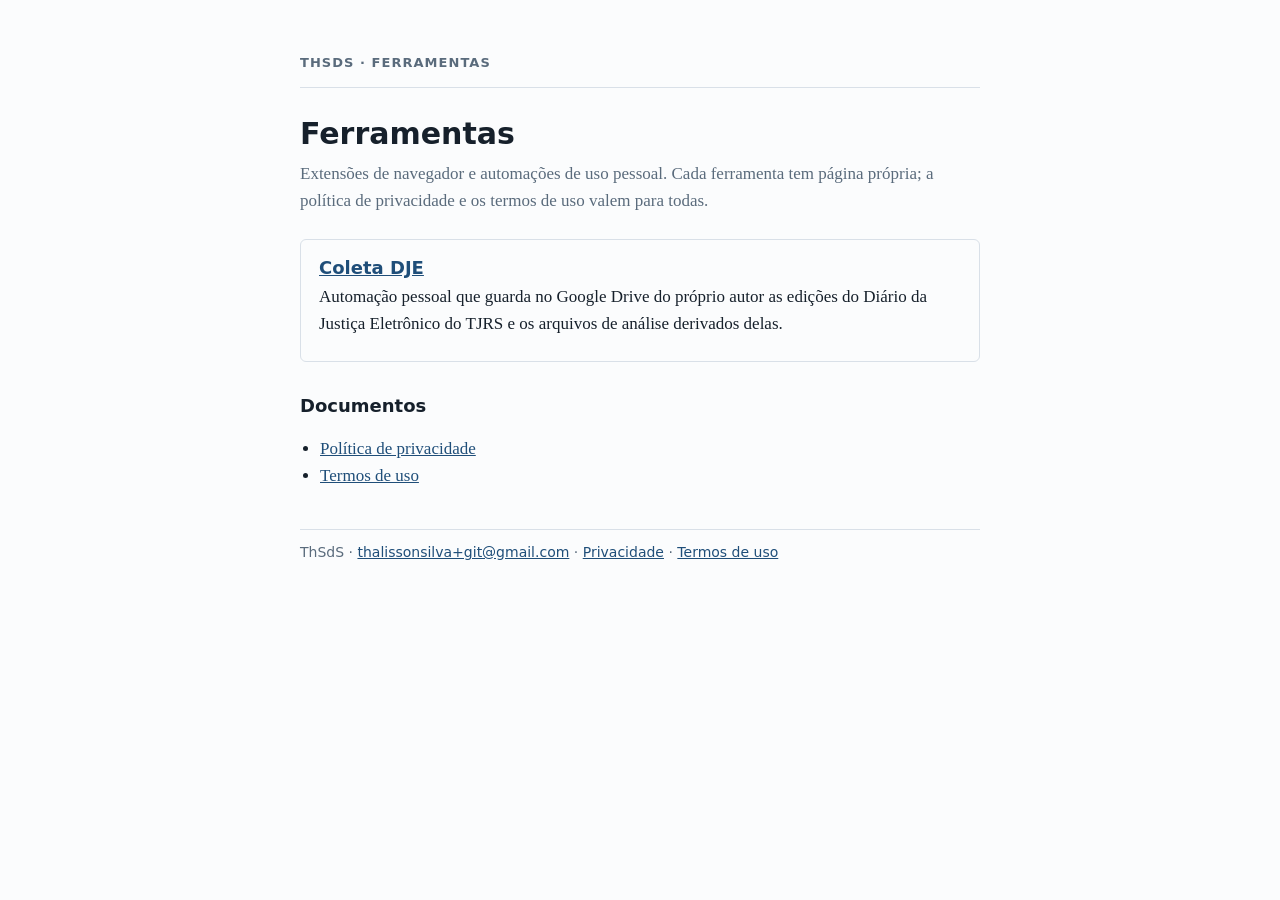
<file: index.html>
<!doctype html>
<html lang="pt-BR">
<head>
<meta charset="utf-8">
<meta name="viewport" content="width=device-width, initial-scale=1">
<title>ThSdS · ferramentas</title>
<meta name="description" content="Extensões e automações de uso pessoal.">
<link rel="stylesheet" href="/estilo.css">
</head>
<body>
<main>
<header><a href="/">ThSdS · ferramentas</a></header>
<h1>Ferramentas</h1>
<p class="sub">Extensões de navegador e automações de uso pessoal. Cada ferramenta tem página própria; a política de privacidade e os termos de uso valem para todas.</p>

<div class="cartao">
<h2><a href="/coleta-dje/">Coleta DJE</a></h2>
<p>Automação pessoal que guarda no Google Drive do próprio autor as edições do Diário da Justiça Eletrônico do TJRS e os arquivos de análise derivados delas.</p>
</div>

<h2>Documentos</h2>
<ul>
<li><a href="/privacidade/">Política de privacidade</a></li>
<li><a href="/termos/">Termos de uso</a></li>
</ul>
<footer>ThSdS · <a href="mailto:thalissonsilva+git@gmail.com">thalissonsilva+git@gmail.com</a> · <a href="/privacidade/">Privacidade</a> · <a href="/termos/">Termos de uso</a></footer>
</main></body></html>
</file>
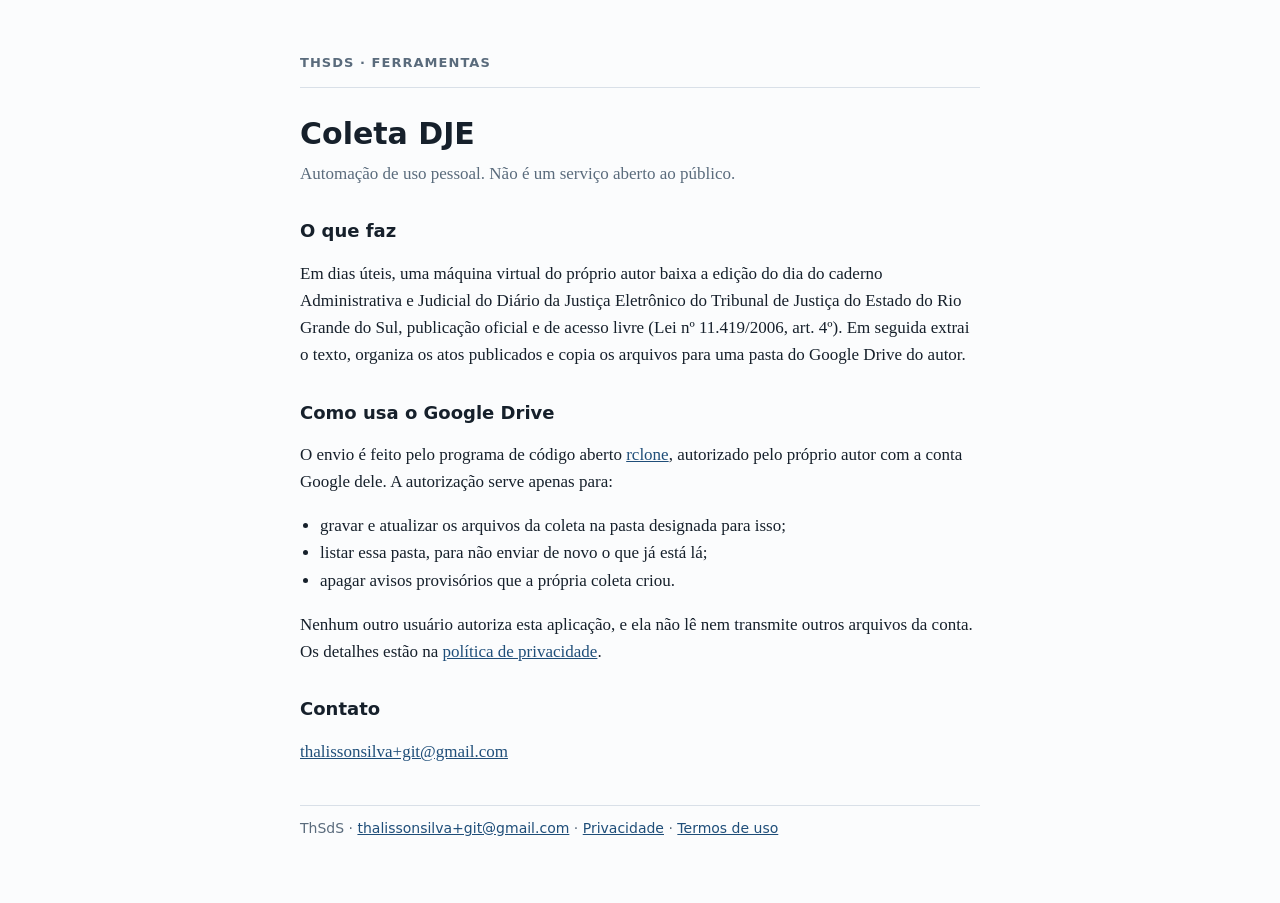
<file: coleta-dje/index.html>
<!doctype html>
<html lang="pt-BR">
<head>
<meta charset="utf-8">
<meta name="viewport" content="width=device-width, initial-scale=1">
<title>Coleta DJE · ThSdS</title>
<meta name="description" content="Automação pessoal que guarda no Google Drive do autor as edições do DJE do TJRS.">
<link rel="stylesheet" href="/estilo.css">
</head>
<body>
<main>
<header><a href="/">ThSdS · ferramentas</a></header>
<h1>Coleta DJE</h1>
<p class="sub">Automação de uso pessoal. Não é um serviço aberto ao público.</p>

<h2>O que faz</h2>
<p>Em dias úteis, uma máquina virtual do próprio autor baixa a edição do dia do caderno Administrativa e Judicial do Diário da Justiça Eletrônico do Tribunal de Justiça do Estado do Rio Grande do Sul, publicação oficial e de acesso livre (Lei nº 11.419/2006, art. 4º). Em seguida extrai o texto, organiza os atos publicados e copia os arquivos para uma pasta do Google Drive do autor.</p>

<h2>Como usa o Google Drive</h2>
<p>O envio é feito pelo programa de código aberto <a href="https://rclone.org/">rclone</a>, autorizado pelo próprio autor com a conta Google dele. A autorização serve apenas para:</p>
<ul>
<li>gravar e atualizar os arquivos da coleta na pasta designada para isso;</li>
<li>listar essa pasta, para não enviar de novo o que já está lá;</li>
<li>apagar avisos provisórios que a própria coleta criou.</li>
</ul>
<p>Nenhum outro usuário autoriza esta aplicação, e ela não lê nem transmite outros arquivos da conta. Os detalhes estão na <a href="/privacidade/">política de privacidade</a>.</p>

<h2>Contato</h2>
<p><a href="mailto:thalissonsilva+git@gmail.com">thalissonsilva+git@gmail.com</a></p>
<footer>ThSdS · <a href="mailto:thalissonsilva+git@gmail.com">thalissonsilva+git@gmail.com</a> · <a href="/privacidade/">Privacidade</a> · <a href="/termos/">Termos de uso</a></footer>
</main></body></html>
</file>
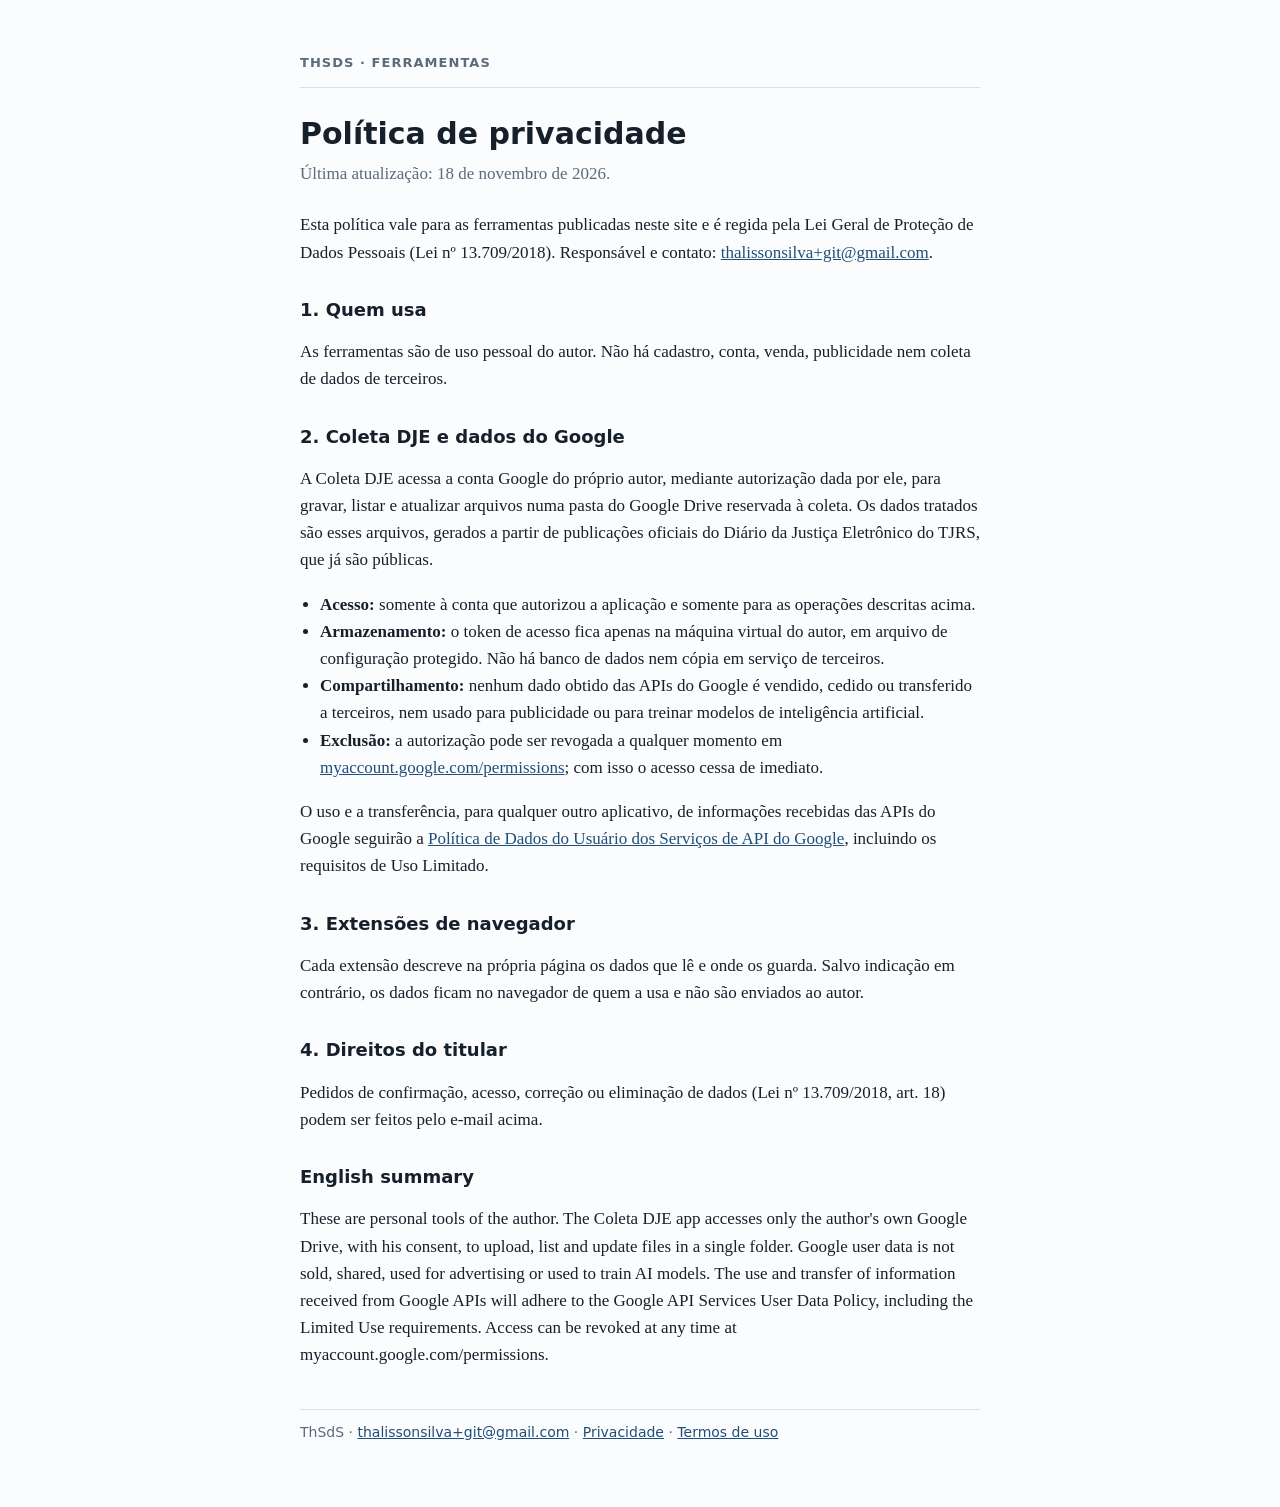
<file: privacidade/index.html>
<!doctype html>
<html lang="pt-BR">
<head>
<meta charset="utf-8">
<meta name="viewport" content="width=device-width, initial-scale=1">
<title>Política de privacidade · ThSdS</title>
<meta name="description" content="Política de privacidade das ferramentas ThSdS.">
<link rel="stylesheet" href="/estilo.css">
</head>
<body>
<main>
<header><a href="/">ThSdS · ferramentas</a></header>
<h1>Política de privacidade</h1>
<p class="sub">Última atualização: 18 de novembro de 2026.</p>

<p>Esta política vale para as ferramentas publicadas neste site e é regida pela Lei Geral de Proteção de Dados Pessoais (Lei nº 13.709/2018). Responsável e contato: <a href="mailto:thalissonsilva+git@gmail.com">thalissonsilva+git@gmail.com</a>.</p>

<h2>1. Quem usa</h2>
<p>As ferramentas são de uso pessoal do autor. Não há cadastro, conta, venda, publicidade nem coleta de dados de terceiros.</p>

<h2>2. Coleta DJE e dados do Google</h2>
<p>A Coleta DJE acessa a conta Google do próprio autor, mediante autorização dada por ele, para gravar, listar e atualizar arquivos numa pasta do Google Drive reservada à coleta. Os dados tratados são esses arquivos, gerados a partir de publicações oficiais do Diário da Justiça Eletrônico do TJRS, que já são públicas.</p>
<ul>
<li><strong>Acesso:</strong> somente à conta que autorizou a aplicação e somente para as operações descritas acima.</li>
<li><strong>Armazenamento:</strong> o token de acesso fica apenas na máquina virtual do autor, em arquivo de configuração protegido. Não há banco de dados nem cópia em serviço de terceiros.</li>
<li><strong>Compartilhamento:</strong> nenhum dado obtido das APIs do Google é vendido, cedido ou transferido a terceiros, nem usado para publicidade ou para treinar modelos de inteligência artificial.</li>
<li><strong>Exclusão:</strong> a autorização pode ser revogada a qualquer momento em <a href="https://myaccount.google.com/permissions">myaccount.google.com/permissions</a>; com isso o acesso cessa de imediato.</li>
</ul>
<p>O uso e a transferência, para qualquer outro aplicativo, de informações recebidas das APIs do Google seguirão a <a href="https://developers.google.com/terms/api-services-user-data-policy">Política de Dados do Usuário dos Serviços de API do Google</a>, incluindo os requisitos de Uso Limitado.</p>

<h2>3. Extensões de navegador</h2>
<p>Cada extensão descreve na própria página os dados que lê e onde os guarda. Salvo indicação em contrário, os dados ficam no navegador de quem a usa e não são enviados ao autor.</p>

<h2>4. Direitos do titular</h2>
<p>Pedidos de confirmação, acesso, correção ou eliminação de dados (Lei nº 13.709/2018, art. 18) podem ser feitos pelo e-mail acima.</p>

<h2>English summary</h2>
<p>These are personal tools of the author. The Coleta DJE app accesses only the author's own Google Drive, with his consent, to upload, list and update files in a single folder. Google user data is not sold, shared, used for advertising or used to train AI models. The use and transfer of information received from Google APIs will adhere to the Google API Services User Data Policy, including the Limited Use requirements. Access can be revoked at any time at myaccount.google.com/permissions.</p>
<footer>ThSdS · <a href="mailto:thalissonsilva+git@gmail.com">thalissonsilva+git@gmail.com</a> · <a href="/privacidade/">Privacidade</a> · <a href="/termos/">Termos de uso</a></footer>
</main></body></html>
</file>
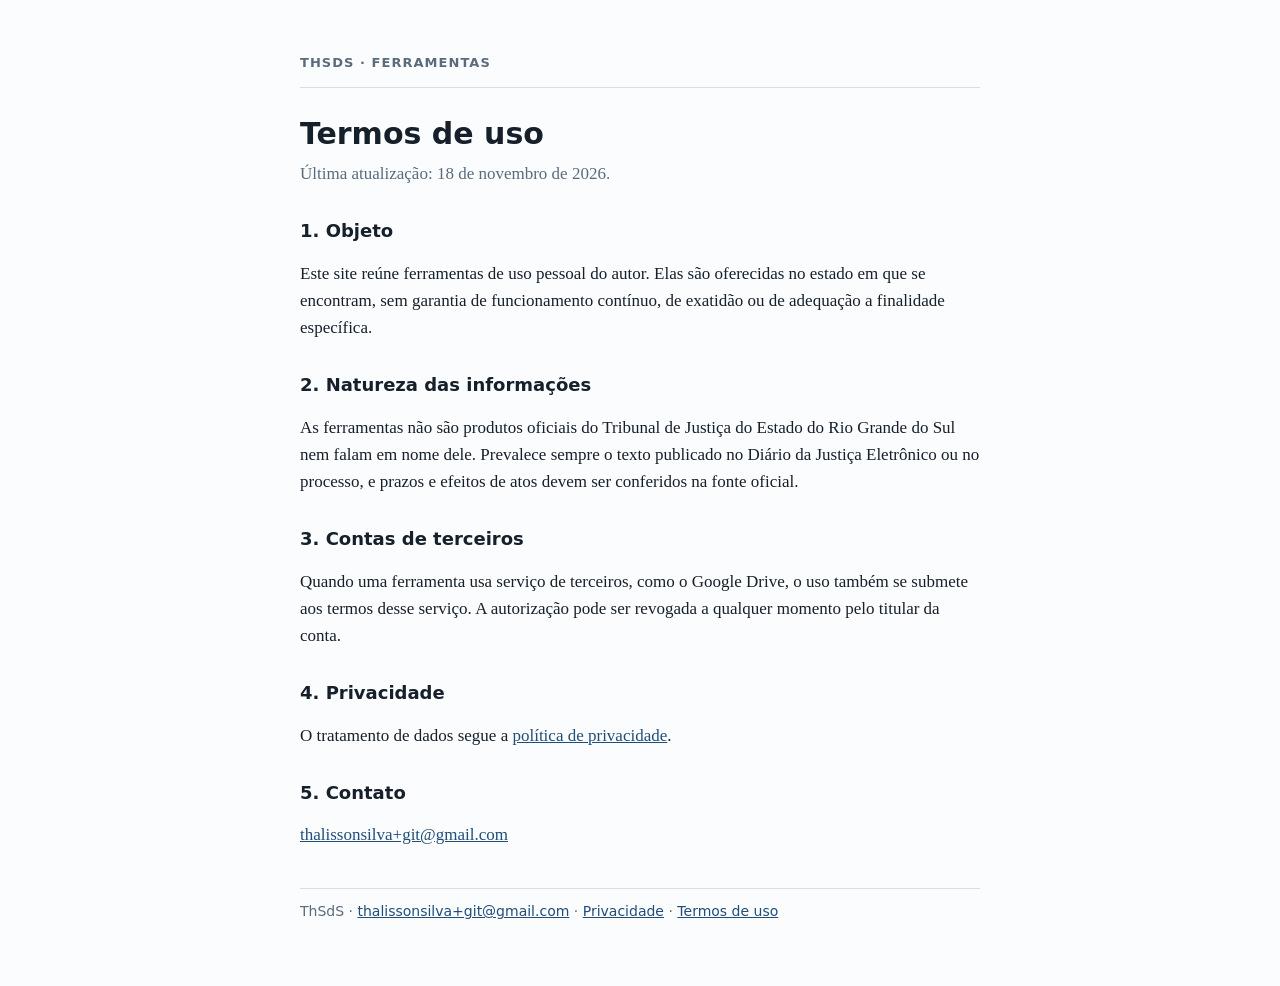
<file: termos/index.html>
<!doctype html>
<html lang="pt-BR">
<head>
<meta charset="utf-8">
<meta name="viewport" content="width=device-width, initial-scale=1">
<title>Termos de uso · ThSdS</title>
<meta name="description" content="Termos de uso das ferramentas ThSdS.">
<link rel="stylesheet" href="/estilo.css">
</head>
<body>
<main>
<header><a href="/">ThSdS · ferramentas</a></header>
<h1>Termos de uso</h1>
<p class="sub">Última atualização: 18 de novembro de 2026.</p>

<h2>1. Objeto</h2>
<p>Este site reúne ferramentas de uso pessoal do autor. Elas são oferecidas no estado em que se encontram, sem garantia de funcionamento contínuo, de exatidão ou de adequação a finalidade específica.</p>

<h2>2. Natureza das informações</h2>
<p>As ferramentas não são produtos oficiais do Tribunal de Justiça do Estado do Rio Grande do Sul nem falam em nome dele. Prevalece sempre o texto publicado no Diário da Justiça Eletrônico ou no processo, e prazos e efeitos de atos devem ser conferidos na fonte oficial.</p>

<h2>3. Contas de terceiros</h2>
<p>Quando uma ferramenta usa serviço de terceiros, como o Google Drive, o uso também se submete aos termos desse serviço. A autorização pode ser revogada a qualquer momento pelo titular da conta.</p>

<h2>4. Privacidade</h2>
<p>O tratamento de dados segue a <a href="/privacidade/">política de privacidade</a>.</p>

<h2>5. Contato</h2>
<p><a href="mailto:thalissonsilva+git@gmail.com">thalissonsilva+git@gmail.com</a></p>
<footer>ThSdS · <a href="mailto:thalissonsilva+git@gmail.com">thalissonsilva+git@gmail.com</a> · <a href="/privacidade/">Privacidade</a> · <a href="/termos/">Termos de uso</a></footer>
</main></body></html>
</file>
<file: estilo.css>
:root{--tinta:#16202b;--surdo:#5a6b7c;--marca:#1f4e79;--linha:#d9e0e8;--fundo:#fbfcfd}
@media (prefers-color-scheme:dark){:root{--tinta:#e6ebf0;--surdo:#9aa8b6;--marca:#8cb6e0;--linha:#2c3640;--fundo:#11161b}}
*{box-sizing:border-box}
body{margin:0;background:var(--fundo);color:var(--tinta);font:17px/1.6 Georgia,"Source Serif Pro",serif}
main{max-width:720px;margin:0 auto;padding:48px 20px 64px}
header{border-bottom:1px solid var(--linha);margin-bottom:28px;padding-bottom:12px}
header a{color:var(--surdo);text-decoration:none;font:600 13px/1 system-ui,sans-serif;letter-spacing:.08em;text-transform:uppercase}
h1{font:600 30px/1.2 system-ui,sans-serif;margin:0 0 8px}
h2{font:600 18px/1.3 system-ui,sans-serif;margin:32px 0 8px}
.sub{color:var(--surdo);margin:0 0 24px}
a{color:var(--marca)}
ul{padding-left:20px}
.cartao{border:1px solid var(--linha);border-radius:6px;padding:16px 18px;margin:12px 0}
.cartao h2{margin:0 0 4px}
.cartao p{margin:0 0 8px}
footer{border-top:1px solid var(--linha);margin-top:40px;padding-top:12px;color:var(--surdo);font:14px/1.5 system-ui,sans-serif}
</file>
